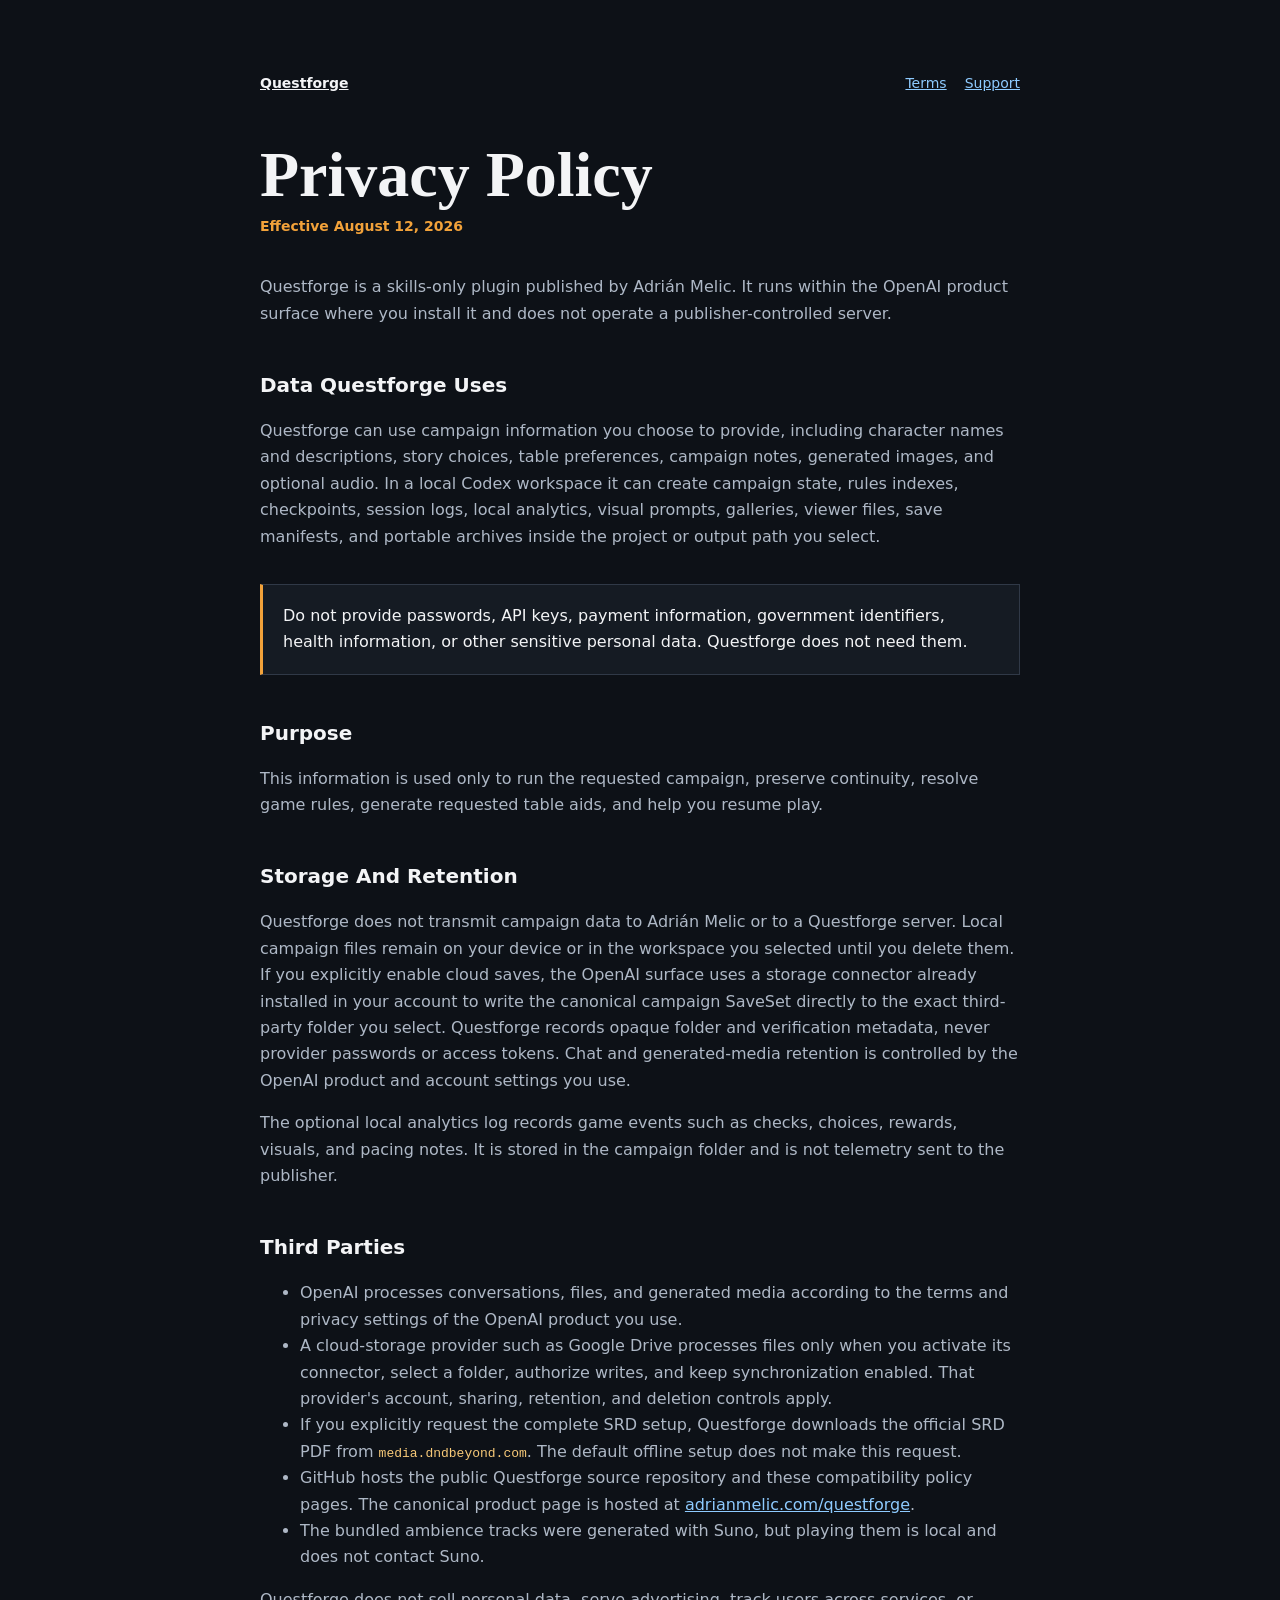
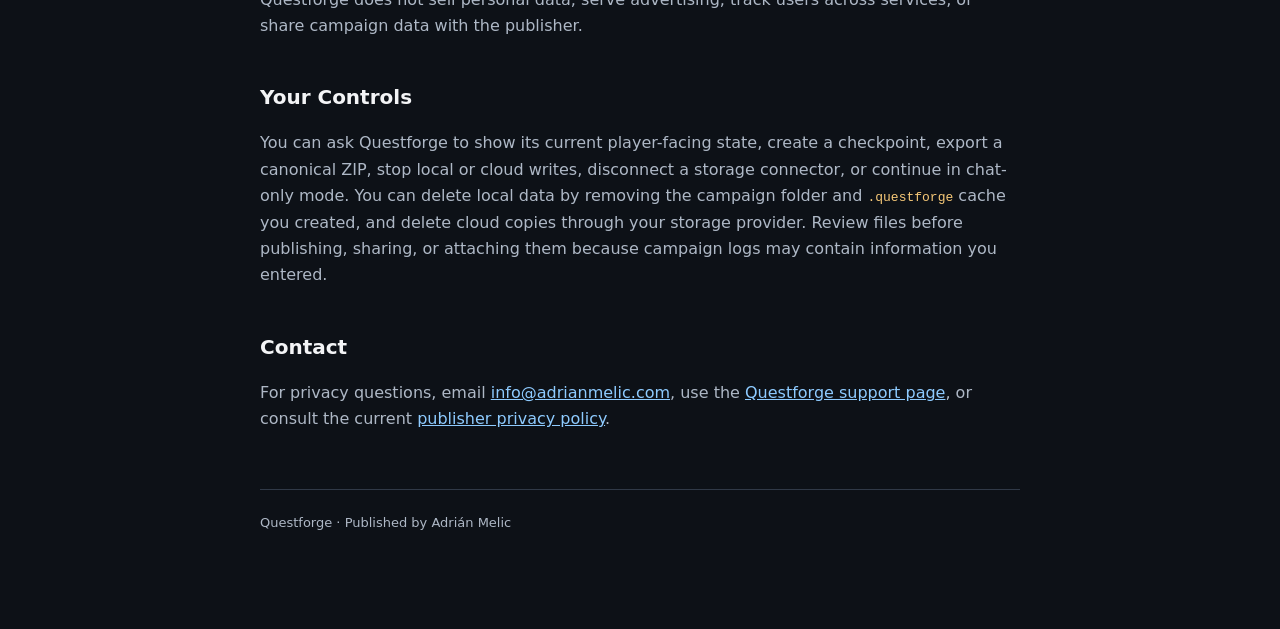
<file: docs/privacy.html>
<!doctype html>
<html lang="en">
  <head>
    <meta charset="utf-8" />
    <meta name="viewport" content="width=device-width, initial-scale=1" />
    <title>Privacy Policy · Questforge</title>
    <meta name="description" content="Questforge privacy policy." />
    <link rel="icon" href="data:," />
    <link rel="stylesheet" href="legal.css" />
  </head>
  <body>
    <main>
      <nav><a href="index.html">Questforge</a><a href="terms.html">Terms</a><a href="support.html">Support</a></nav>
      <h1>Privacy Policy</h1>
      <p class="effective">Effective August 12, 2026</p>
      <p>Questforge is a skills-only plugin published by Adrián Melic. It runs within the OpenAI product surface where you install it and does not operate a publisher-controlled server.</p>
      <h2>Data Questforge Uses</h2>
      <p>Questforge can use campaign information you choose to provide, including character names and descriptions, story choices, table preferences, campaign notes, generated images, and optional audio. In a local Codex workspace it can create campaign state, rules indexes, checkpoints, session logs, local analytics, visual prompts, galleries, viewer files, save manifests, and portable archives inside the project or output path you select.</p>
      <div class="notice">Do not provide passwords, API keys, payment information, government identifiers, health information, or other sensitive personal data. Questforge does not need them.</div>
      <h2>Purpose</h2>
      <p>This information is used only to run the requested campaign, preserve continuity, resolve game rules, generate requested table aids, and help you resume play.</p>
      <h2>Storage And Retention</h2>
      <p>Questforge does not transmit campaign data to Adrián Melic or to a Questforge server. Local campaign files remain on your device or in the workspace you selected until you delete them. If you explicitly enable cloud saves, the OpenAI surface uses a storage connector already installed in your account to write the canonical campaign SaveSet directly to the exact third-party folder you select. Questforge records opaque folder and verification metadata, never provider passwords or access tokens. Chat and generated-media retention is controlled by the OpenAI product and account settings you use.</p>
      <p>The optional local analytics log records game events such as checks, choices, rewards, visuals, and pacing notes. It is stored in the campaign folder and is not telemetry sent to the publisher.</p>
      <h2>Third Parties</h2>
      <ul>
        <li>OpenAI processes conversations, files, and generated media according to the terms and privacy settings of the OpenAI product you use.</li>
        <li>A cloud-storage provider such as Google Drive processes files only when you activate its connector, select a folder, authorize writes, and keep synchronization enabled. That provider's account, sharing, retention, and deletion controls apply.</li>
        <li>If you explicitly request the complete SRD setup, Questforge downloads the official SRD PDF from <code>media.dndbeyond.com</code>. The default offline setup does not make this request.</li>
        <li>GitHub hosts the public Questforge source repository and these compatibility policy pages. The canonical product page is hosted at <a href="https://adrianmelic.com/questforge">adrianmelic.com/questforge</a>.</li>
        <li>The bundled ambience tracks were generated with Suno, but playing them is local and does not contact Suno.</li>
      </ul>
      <p>Questforge does not sell personal data, serve advertising, track users across services, or share campaign data with the publisher.</p>
      <h2>Your Controls</h2>
      <p>You can ask Questforge to show its current player-facing state, create a checkpoint, export a canonical ZIP, stop local or cloud writes, disconnect a storage connector, or continue in chat-only mode. You can delete local data by removing the campaign folder and <code>.questforge</code> cache you created, and delete cloud copies through your storage provider. Review files before publishing, sharing, or attaching them because campaign logs may contain information you entered.</p>
      <h2>Contact</h2>
      <p>For privacy questions, email <a href="mailto:info@adrianmelic.com">info@adrianmelic.com</a>, use the <a href="support.html">Questforge support page</a>, or consult the current <a href="https://adrianmelic.com/privacy-policy">publisher privacy policy</a>.</p>
      <footer>Questforge · Published by Adrián Melic</footer>
    </main>
  </body>
</html>
</file>
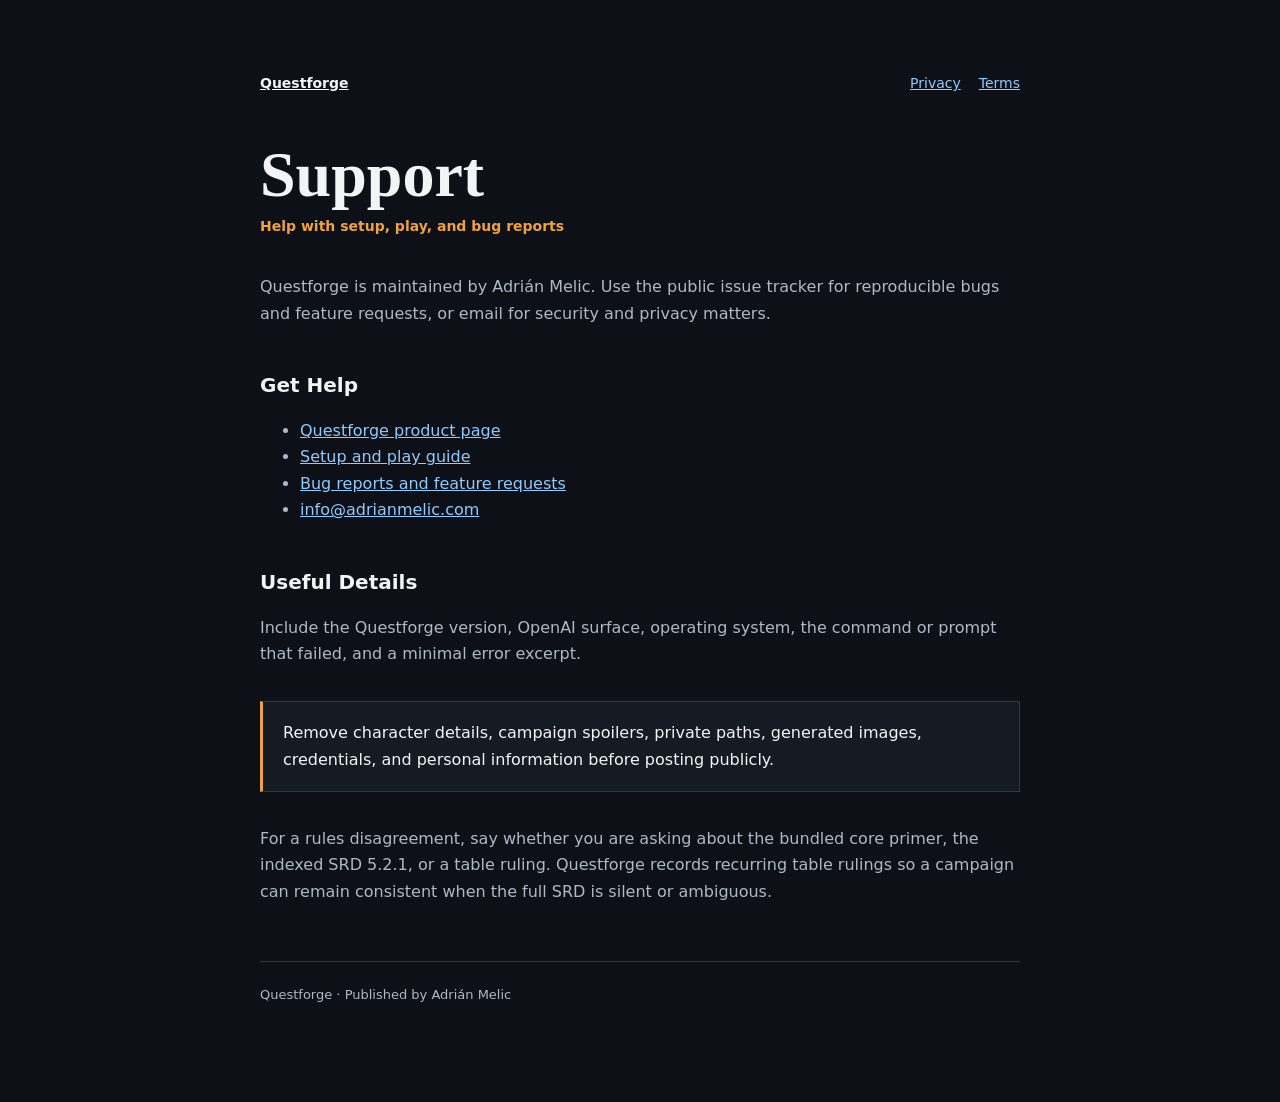
<file: docs/support.html>
<!doctype html>
<html lang="en">
  <head>
    <meta charset="utf-8" />
    <meta name="viewport" content="width=device-width, initial-scale=1" />
    <title>Support · Questforge</title>
    <meta name="description" content="Questforge support and bug reporting." />
    <link rel="icon" href="data:," />
    <link rel="stylesheet" href="legal.css" />
  </head>
  <body>
    <main>
      <nav><a href="index.html">Questforge</a><a href="privacy.html">Privacy</a><a href="terms.html">Terms</a></nav>
      <h1>Support</h1>
      <p class="effective">Help with setup, play, and bug reports</p>
      <p>Questforge is maintained by Adrián Melic. Use the public issue tracker for reproducible bugs and feature requests, or email for security and privacy matters.</p>
      <h2>Get Help</h2>
      <ul>
        <li><a href="https://adrianmelic.com/questforge">Questforge product page</a></li>
        <li><a href="https://github.com/adrianmelic/codex-questforge#start-playing">Setup and play guide</a></li>
        <li><a href="https://github.com/adrianmelic/codex-questforge/issues">Bug reports and feature requests</a></li>
        <li><a href="mailto:info@adrianmelic.com">info@adrianmelic.com</a></li>
      </ul>
      <h2>Useful Details</h2>
      <p>Include the Questforge version, OpenAI surface, operating system, the command or prompt that failed, and a minimal error excerpt.</p>
      <div class="notice">Remove character details, campaign spoilers, private paths, generated images, credentials, and personal information before posting publicly.</div>
      <p>For a rules disagreement, say whether you are asking about the bundled core primer, the indexed SRD 5.2.1, or a table ruling. Questforge records recurring table rulings so a campaign can remain consistent when the full SRD is silent or ambiguous.</p>
      <footer>Questforge · Published by Adrián Melic</footer>
    </main>
  </body>
</html>
</file>
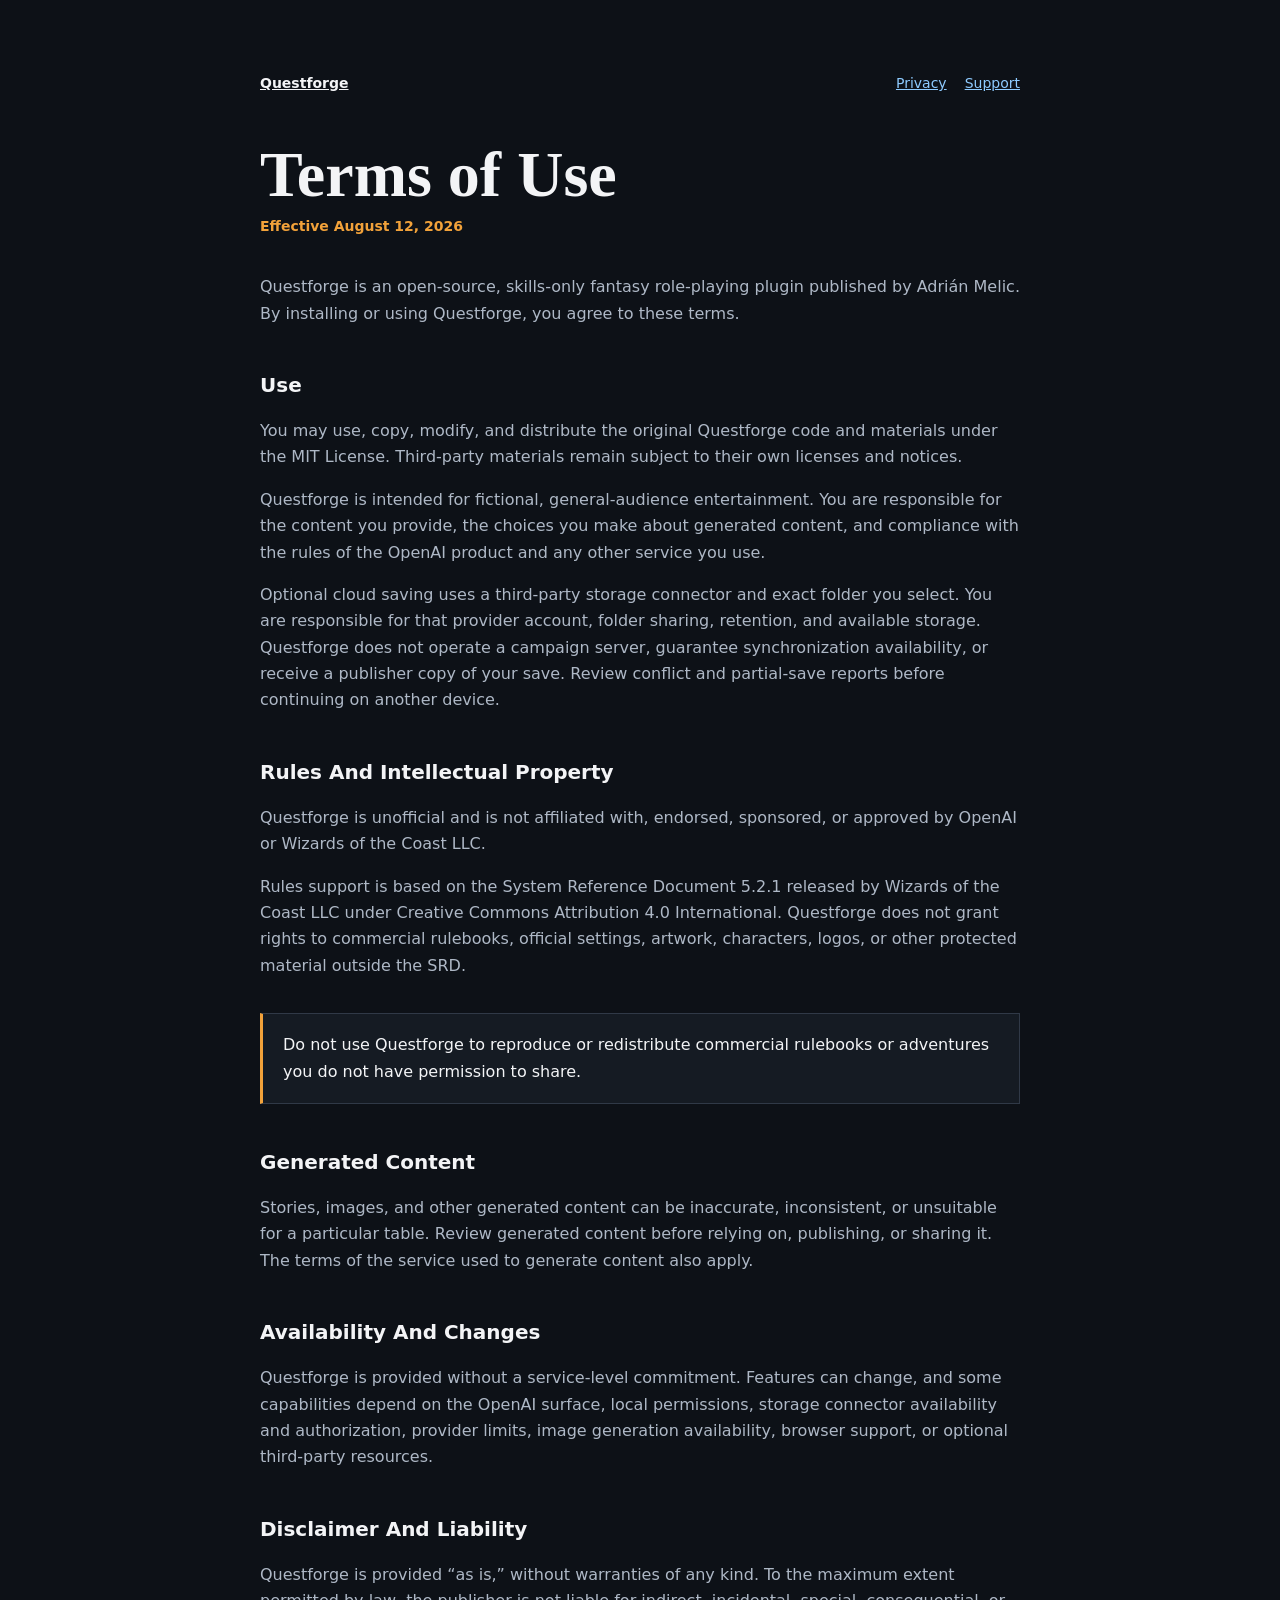
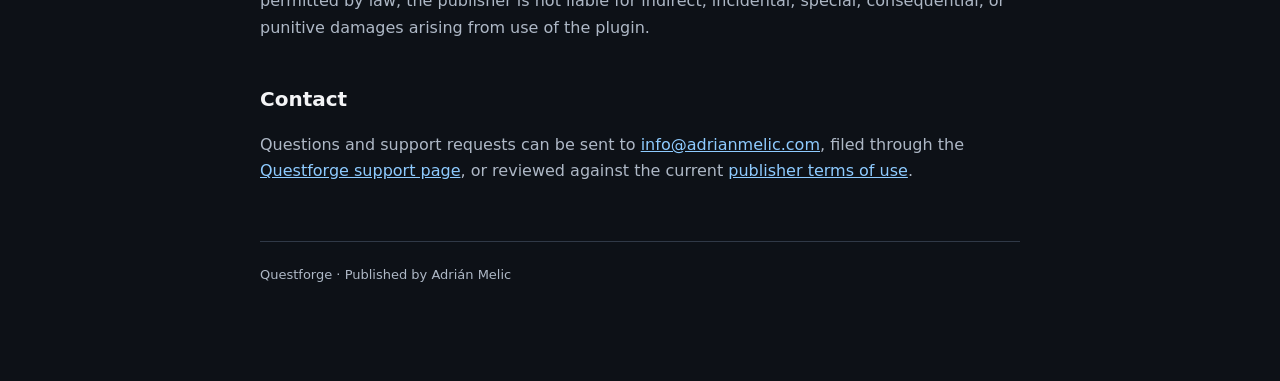
<file: docs/terms.html>
<!doctype html>
<html lang="en">
  <head>
    <meta charset="utf-8" />
    <meta name="viewport" content="width=device-width, initial-scale=1" />
    <title>Terms of Use · Questforge</title>
    <meta name="description" content="Questforge terms of use." />
    <link rel="icon" href="data:," />
    <link rel="stylesheet" href="legal.css" />
  </head>
  <body>
    <main>
      <nav><a href="index.html">Questforge</a><a href="privacy.html">Privacy</a><a href="support.html">Support</a></nav>
      <h1>Terms of Use</h1>
      <p class="effective">Effective August 12, 2026</p>
      <p>Questforge is an open-source, skills-only fantasy role-playing plugin published by Adrián Melic. By installing or using Questforge, you agree to these terms.</p>
      <h2>Use</h2>
      <p>You may use, copy, modify, and distribute the original Questforge code and materials under the MIT License. Third-party materials remain subject to their own licenses and notices.</p>
      <p>Questforge is intended for fictional, general-audience entertainment. You are responsible for the content you provide, the choices you make about generated content, and compliance with the rules of the OpenAI product and any other service you use.</p>
      <p>Optional cloud saving uses a third-party storage connector and exact folder you select. You are responsible for that provider account, folder sharing, retention, and available storage. Questforge does not operate a campaign server, guarantee synchronization availability, or receive a publisher copy of your save. Review conflict and partial-save reports before continuing on another device.</p>
      <h2>Rules And Intellectual Property</h2>
      <p>Questforge is unofficial and is not affiliated with, endorsed, sponsored, or approved by OpenAI or Wizards of the Coast LLC.</p>
      <p>Rules support is based on the System Reference Document 5.2.1 released by Wizards of the Coast LLC under Creative Commons Attribution 4.0 International. Questforge does not grant rights to commercial rulebooks, official settings, artwork, characters, logos, or other protected material outside the SRD.</p>
      <div class="notice">Do not use Questforge to reproduce or redistribute commercial rulebooks or adventures you do not have permission to share.</div>
      <h2>Generated Content</h2>
      <p>Stories, images, and other generated content can be inaccurate, inconsistent, or unsuitable for a particular table. Review generated content before relying on, publishing, or sharing it. The terms of the service used to generate content also apply.</p>
      <h2>Availability And Changes</h2>
      <p>Questforge is provided without a service-level commitment. Features can change, and some capabilities depend on the OpenAI surface, local permissions, storage connector availability and authorization, provider limits, image generation availability, browser support, or optional third-party resources.</p>
      <h2>Disclaimer And Liability</h2>
      <p>Questforge is provided “as is,” without warranties of any kind. To the maximum extent permitted by law, the publisher is not liable for indirect, incidental, special, consequential, or punitive damages arising from use of the plugin.</p>
      <h2>Contact</h2>
      <p>Questions and support requests can be sent to <a href="mailto:info@adrianmelic.com">info@adrianmelic.com</a>, filed through the <a href="support.html">Questforge support page</a>, or reviewed against the current <a href="https://adrianmelic.com/terms-of-service">publisher terms of use</a>.</p>
      <footer>Questforge · Published by Adrián Melic</footer>
    </main>
  </body>
</html>
</file>
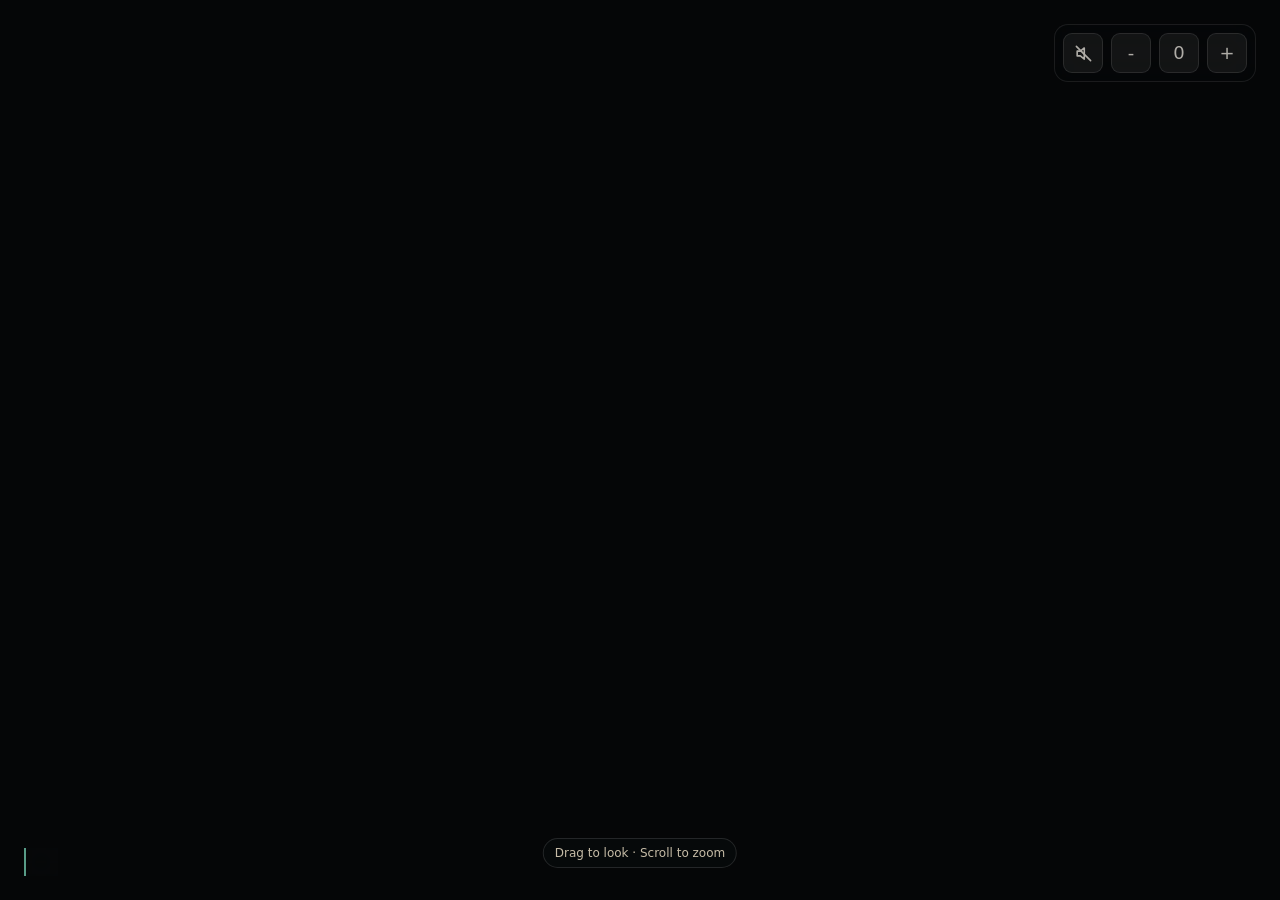
<file: templates/panorama-viewer.html>
<!doctype html>
<html lang="en">
<head>
  <meta charset="utf-8">
  <meta name="viewport" content="width=device-width, initial-scale=1">
  <title>__TITLE_TEXT__</title>
  <style>
    :root {
      color-scheme: dark;
      --surface: rgba(8, 10, 12, 0.52);
      --surface-strong: rgba(8, 10, 12, 0.82);
      --text: #f3efe6;
      --muted: #c6bca7;
      --accent: #78d7ba;
      --danger: #ffb267;
    }

    * {
      box-sizing: border-box;
    }

    html,
    body {
      width: 100%;
      height: 100%;
      margin: 0;
      overflow: hidden;
      background: #050607;
      color: var(--text);
      font-family:
        Inter, ui-sans-serif, system-ui, -apple-system, BlinkMacSystemFont,
        "Segoe UI", sans-serif;
      letter-spacing: 0;
    }

    body {
      touch-action: none;
      user-select: none;
    }

    #viewer {
      position: fixed;
      inset: 0;
      width: 100vw;
      height: 100svh;
      display: block;
      cursor: grab;
    }

    #flat-viewer {
      position: fixed;
      inset: 0;
      display: none;
      width: 100vw;
      height: 100svh;
      background-color: #050607;
      background-position: 50% 50%;
      background-repeat: repeat-x;
      background-size: auto 100%;
      cursor: grab;
    }

    #viewer:active {
      cursor: grabbing;
    }

    #flat-viewer:active {
      cursor: grabbing;
    }

    .hud {
      position: fixed;
      left: clamp(14px, 2vw, 24px);
      right: clamp(14px, 2vw, 24px);
      bottom: clamp(14px, 2vw, 24px);
      display: flex;
      align-items: flex-end;
      justify-content: space-between;
      gap: 16px;
      pointer-events: none;
    }

    .narration {
      max-width: min(760px, calc(100vw - 180px));
      padding: 14px 16px;
      border-left: 2px solid rgba(120, 215, 186, 0.72);
      background: var(--surface);
      backdrop-filter: blur(16px);
    }

    .narration p {
      margin: 0;
      font-size: clamp(15px, 1.7vw, 21px);
      line-height: 1.35;
      font-weight: 520;
      text-shadow: 0 1px 12px rgba(0, 0, 0, 0.92);
    }

    .controls {
      position: fixed;
      top: clamp(14px, 2vw, 24px);
      right: clamp(14px, 2vw, 24px);
      display: grid;
      grid-template-columns: repeat(4, 40px);
      gap: 8px;
      padding: 8px;
      border: 1px solid rgba(255, 255, 255, 0.12);
      border-radius: 14px;
      background: var(--surface);
      backdrop-filter: blur(16px);
      pointer-events: auto;
      opacity: 0.72;
      transition: opacity 160ms ease;
    }

    .controls[data-audio="off"] {
      grid-template-columns: repeat(3, 40px);
    }

    .controls:hover,
    .controls:focus-within {
      opacity: 1;
    }

    button {
      width: 40px;
      height: 40px;
      border: 1px solid rgba(255, 255, 255, 0.14);
      border-radius: 9px;
      background: rgba(255, 255, 255, 0.08);
      color: var(--text);
      font: inherit;
      font-size: 18px;
      line-height: 1;
      cursor: pointer;
    }

    button:hover {
      border-color: rgba(120, 215, 186, 0.72);
      color: var(--accent);
    }

    button:focus-visible {
      outline: 2px solid var(--accent);
      outline-offset: 2px;
    }

    button svg {
      width: 19px;
      height: 19px;
      fill: none;
      stroke: currentColor;
      stroke-linecap: round;
      stroke-linejoin: round;
      stroke-width: 2;
      vertical-align: middle;
    }

    .audio-toggle[aria-pressed="true"] {
      border-color: rgba(120, 215, 186, 0.72);
      color: var(--accent);
    }

    .audio-toggle[aria-pressed="false"] .sound-wave {
      display: none;
    }

    .audio-toggle[aria-pressed="true"] .mute-slash {
      display: none;
    }

    .status {
      position: fixed;
      left: clamp(14px, 2vw, 24px);
      top: clamp(14px, 2vw, 24px);
      max-width: min(560px, calc(100vw - 28px));
      padding: 10px 12px;
      border: 1px solid rgba(255, 255, 255, 0.12);
      background: var(--surface-strong);
      color: var(--muted);
      font-size: 12px;
      line-height: 1.35;
      pointer-events: none;
      opacity: 0;
    }

    .status[data-state="error"] {
      color: var(--danger);
      opacity: 1;
    }

    .interaction-hint {
      position: fixed;
      left: 50%;
      bottom: clamp(18px, 3vw, 32px);
      margin: 0;
      padding: 8px 11px;
      border: 1px solid rgba(255, 255, 255, 0.12);
      border-radius: 999px;
      background: var(--surface-strong);
      color: var(--muted);
      font-size: 12px;
      line-height: 1;
      pointer-events: none;
      transform: translateX(-50%);
      transition: opacity 220ms ease;
    }

    .interaction-hint[data-hidden="true"] {
      opacity: 0;
    }

    #fallback {
      position: fixed;
      inset: 0;
      display: none;
      width: 100vw;
      height: 100svh;
      object-fit: contain;
      background: #050607;
    }

    @media (max-width: 720px) {
      .hud {
        align-items: stretch;
      }

      .narration {
        max-width: calc(100vw - 28px);
        padding: 12px 14px;
      }

      .controls {
        grid-template-columns: repeat(4, 36px);
      }

      .controls[data-audio="off"] {
        grid-template-columns: repeat(3, 36px);
      }

      button {
        width: 36px;
        height: 36px;
      }
    }

    @media (prefers-reduced-motion: reduce) {
      .controls,
      .interaction-hint {
        transition: none;
      }
    }
  </style>
</head>
<body>
  <div id="flat-viewer" aria-label="Questforge 360 panorama fallback viewer"></div>
  <canvas id="viewer" aria-label="Questforge 360 panorama viewer"></canvas>
  <img id="fallback" alt="">
  <div class="hud">
    <section class="narration" aria-live="polite">
      <p id="narration"></p>
    </section>
    <nav class="controls" id="controls" aria-label="Viewer controls">
      <button
        class="audio-toggle"
        id="audio-toggle"
        type="button"
        title="Play ambience"
        aria-label="Play ambience"
        aria-pressed="false"
      >
        <svg viewBox="0 0 24 24" aria-hidden="true">
          <path d="M4 9v6h4l5 4V5L8 9H4Z"></path>
          <path class="sound-wave" d="M16 9.5a4 4 0 0 1 0 5"></path>
          <path class="sound-wave" d="M18.5 7a7.5 7.5 0 0 1 0 10"></path>
          <path class="mute-slash" d="M3 3l18 18"></path>
        </svg>
      </button>
      <button id="zoom-out" type="button" title="Zoom out">-</button>
      <button id="reset" type="button" title="Reset view">0</button>
      <button id="zoom-in" type="button" title="Zoom in">+</button>
    </nav>
  </div>
  <p class="interaction-hint" id="interaction-hint">
    Drag to look · Scroll to zoom
  </p>
  <p class="status" id="status">Loading panorama.</p>
  <audio id="ambient-audio" loop preload="auto"></audio>

  <script>
    const VIEWER_TITLE = __TITLE_JSON__;
    const VIEWER_NARRATION = __NARRATION_JSON__;
    const INITIAL_ZOOM_LEVEL = __INITIAL_ZOOM_LEVEL_JSON__;
    const IMAGE_DATA_URI = __IMAGE_DATA_URI_JSON__;
    const AUDIO_DATA_URI = __AUDIO_DATA_URI_JSON__;
    const AUDIO_TITLE = __AUDIO_TITLE_JSON__;
    const AUDIO_VOLUME = __AUDIO_VOLUME_JSON__;
    const AUDIO_STORAGE_KEY = "questforgeAmbientAudioEnabled";

    const canvas = document.getElementById("viewer");
    const flatViewer = document.getElementById("flat-viewer");
    const fallback = document.getElementById("fallback");
    const controls = document.getElementById("controls");
    const narration = document.getElementById("narration");
    const interactionHint = document.getElementById("interaction-hint");
    const status = document.getElementById("status");
    const ambientAudio = document.getElementById("ambient-audio");
    const audioToggle = document.getElementById("audio-toggle");
    const zoomOut = document.getElementById("zoom-out");
    const zoomIn = document.getElementById("zoom-in");
    const reset = document.getElementById("reset");

    document.title = VIEWER_TITLE;
    narration.textContent = VIEWER_NARRATION || VIEWER_TITLE;

    const clamp = (value, minimum, maximum) =>
      Math.min(maximum, Math.max(minimum, value));
    const MIN_FOV = Math.PI / 6;
    const MAX_FOV = Math.PI * 0.53;
    const MIN_ZOOM_LEVEL = 1;
    const MAX_ZOOM_LEVEL = 22;
    const INITIAL_FOV = zoomLevelToFov(INITIAL_ZOOM_LEVEL);
    const INITIAL_FLAT_ZOOM = zoomLevelToFlatZoom(INITIAL_ZOOM_LEVEL);
    const reducedMotion = window.matchMedia(
      "(prefers-reduced-motion: reduce)",
    );

    const state = {
      yaw: 0,
      pitch: 0,
      fov: INITIAL_FOV,
      targetFov: INITIAL_FOV,
      dragging: false,
      lastX: 0,
      lastY: 0,
      lastPointerTime: 0,
      velocityYaw: 0,
      velocityPitch: 0,
      animationFrame: 0,
      lastAnimationTime: 0,
      ready: false,
    };

    const flatState = {
      x: 50,
      y: 50,
      zoom: INITIAL_FLAT_ZOOM,
      dragging: false,
      lastX: 0,
      lastY: 0,
      installed: false,
    };
    let audioResumeListenersInstalled = false;

    configureAmbientAudio();

    const gl = canvas.getContext("webgl", {
      antialias: false,
      alpha: false,
      preserveDrawingBuffer: true,
    });

    if (!gl) {
      useFallback("WebGL is unavailable in this browser.");
    } else {
      initialize();
    }

    function initialize() {
      const program = createProgram(vertexShaderSource(), fragmentShaderSource());
      const positionLocation = gl.getAttribLocation(program, "a_position");
      const yawLocation = gl.getUniformLocation(program, "u_yaw");
      const pitchLocation = gl.getUniformLocation(program, "u_pitch");
      const fovLocation = gl.getUniformLocation(program, "u_fov");
      const aspectLocation = gl.getUniformLocation(program, "u_aspect");
      const textureLocation = gl.getUniformLocation(program, "u_texture");

      const buffer = gl.createBuffer();
      gl.bindBuffer(gl.ARRAY_BUFFER, buffer);
      gl.bufferData(
        gl.ARRAY_BUFFER,
        new Float32Array([-1, -1, 1, -1, -1, 1, -1, 1, 1, -1, 1, 1]),
        gl.STATIC_DRAW,
      );

      const texture = gl.createTexture();
      gl.bindTexture(gl.TEXTURE_2D, texture);
      gl.texParameteri(gl.TEXTURE_2D, gl.TEXTURE_WRAP_S, gl.CLAMP_TO_EDGE);
      gl.texParameteri(gl.TEXTURE_2D, gl.TEXTURE_WRAP_T, gl.CLAMP_TO_EDGE);
      gl.texParameteri(gl.TEXTURE_2D, gl.TEXTURE_MIN_FILTER, gl.LINEAR);
      gl.texParameteri(gl.TEXTURE_2D, gl.TEXTURE_MAG_FILTER, gl.LINEAR);

      const image = new Image();
      image.onload = () => {
        gl.bindTexture(gl.TEXTURE_2D, texture);
        gl.pixelStorei(gl.UNPACK_FLIP_Y_WEBGL, false);
        gl.texImage2D(
          gl.TEXTURE_2D,
          0,
          gl.RGBA,
          gl.RGBA,
          gl.UNSIGNED_BYTE,
          image,
        );
        state.ready = true;
        status.textContent = "Ready";
        render();
      };
      image.onerror = () => useFallback("Unable to load panorama image.");
      image.src = IMAGE_DATA_URI;

      window.addEventListener("resize", render);
      canvas.addEventListener("pointerdown", onPointerDown);
      canvas.addEventListener("pointermove", onPointerMove);
      canvas.addEventListener("pointerup", onPointerUp);
      canvas.addEventListener("pointercancel", onPointerUp);
      canvas.addEventListener("wheel", onWheel, { passive: false });
      window.addEventListener("keydown", onKeyDown);

      zoomOut.addEventListener("click", () => changeFov(0.12));
      zoomIn.addEventListener("click", () => changeFov(-0.12));
      reset.addEventListener("click", resetView);

      function render() {
        if (!state.ready) {
          return;
        }
        resizeCanvas();
        gl.useProgram(program);
        gl.bindBuffer(gl.ARRAY_BUFFER, buffer);
        gl.enableVertexAttribArray(positionLocation);
        gl.vertexAttribPointer(positionLocation, 2, gl.FLOAT, false, 0, 0);
        gl.activeTexture(gl.TEXTURE0);
        gl.bindTexture(gl.TEXTURE_2D, texture);
        gl.uniform1i(textureLocation, 0);
        gl.uniform1f(yawLocation, state.yaw);
        gl.uniform1f(pitchLocation, state.pitch);
        gl.uniform1f(fovLocation, state.fov);
        gl.uniform1f(aspectLocation, canvas.width / canvas.height);
        gl.drawArrays(gl.TRIANGLES, 0, 6);
      }

      function onPointerDown(event) {
        stopMotion();
        hideInteractionHint();
        state.dragging = true;
        state.lastX = event.clientX;
        state.lastY = event.clientY;
        state.lastPointerTime = event.timeStamp;
        canvas.setPointerCapture(event.pointerId);
      }

      function onPointerMove(event) {
        if (!state.dragging) {
          return;
        }
        const deltaX = event.clientX - state.lastX;
        const deltaY = event.clientY - state.lastY;
        const elapsed = clamp(
          event.timeStamp - state.lastPointerTime,
          8,
          40,
        );
        const radiansPerPixel = (
          state.fov / Math.max(canvas.clientHeight, 320)
        ) * 1.15;
        const yawDelta = deltaX * radiansPerPixel;
        const pitchDelta = deltaY * radiansPerPixel;
        state.lastX = event.clientX;
        state.lastY = event.clientY;
        state.lastPointerTime = event.timeStamp;
        state.yaw += yawDelta;
        state.pitch = clamp(
          state.pitch + pitchDelta,
          -1.48,
          1.48,
        );
        state.velocityYaw = yawDelta / elapsed;
        state.velocityPitch = pitchDelta / elapsed;
        render();
      }

      function onPointerUp(event) {
        if (event.timeStamp - state.lastPointerTime > 100) {
          state.velocityYaw = 0;
          state.velocityPitch = 0;
        }
        state.dragging = false;
        if (canvas.hasPointerCapture(event.pointerId)) {
          canvas.releasePointerCapture(event.pointerId);
        }
        startMotion();
      }

      function onWheel(event) {
        event.preventDefault();
        hideInteractionHint();
        changeFov(event.deltaY > 0 ? 0.08 : -0.08);
      }

      function onKeyDown(event) {
        const step = 0.08;
        hideInteractionHint();
        if (event.key === "ArrowLeft") state.yaw -= step;
        if (event.key === "ArrowRight") state.yaw += step;
        if (event.key === "ArrowUp") state.pitch = clamp(state.pitch + step, -1.48, 1.48);
        if (event.key === "ArrowDown") state.pitch = clamp(state.pitch - step, -1.48, 1.48);
        if (event.key === "+") changeFov(-0.08);
        if (event.key === "-") changeFov(0.08);
        if (event.key === "0") resetView();
        render();
      }

      function changeFov(delta) {
        state.targetFov = clamp(
          state.targetFov + delta,
          MIN_FOV,
          MAX_FOV,
        );
        startMotion();
      }

      function resetView() {
        stopMotion();
        state.yaw = 0;
        state.pitch = 0;
        state.fov = INITIAL_FOV;
        state.targetFov = INITIAL_FOV;
        render();
      }

      function startMotion() {
        if (!state.ready || state.animationFrame) {
          return;
        }
        state.animationFrame = window.requestAnimationFrame(animateMotion);
      }

      function stopMotion() {
        if (state.animationFrame) {
          window.cancelAnimationFrame(state.animationFrame);
        }
        state.animationFrame = 0;
        state.lastAnimationTime = 0;
        state.velocityYaw = 0;
        state.velocityPitch = 0;
        state.targetFov = state.fov;
      }

      function animateMotion(timestamp) {
        state.animationFrame = 0;
        if (state.dragging) {
          return;
        }
        const elapsed = state.lastAnimationTime
          ? clamp(timestamp - state.lastAnimationTime, 1, 32)
          : 16.67;
        state.lastAnimationTime = timestamp;

        if (reducedMotion.matches) {
          state.velocityYaw = 0;
          state.velocityPitch = 0;
          state.fov = state.targetFov;
        } else {
          state.yaw += state.velocityYaw * elapsed;
          const nextPitch = clamp(
            state.pitch + state.velocityPitch * elapsed,
            -1.48,
            1.48,
          );
          if (nextPitch === -1.48 || nextPitch === 1.48) {
            state.velocityPitch = 0;
          }
          state.pitch = nextPitch;
          const damping = Math.pow(0.9, elapsed / 16.67);
          state.velocityYaw *= damping;
          state.velocityPitch *= damping;
          const zoomProgress = 1 - Math.exp(-elapsed * 0.022);
          state.fov += (state.targetFov - state.fov) * zoomProgress;
        }

        render();
        const moving = (
          Math.abs(state.velocityYaw) > 0.00001
          || Math.abs(state.velocityPitch) > 0.00001
          || Math.abs(state.targetFov - state.fov) > 0.0001
        );
        if (moving) {
          state.animationFrame = window.requestAnimationFrame(animateMotion);
        } else {
          state.velocityYaw = 0;
          state.velocityPitch = 0;
          state.fov = state.targetFov;
          state.lastAnimationTime = 0;
        }
      }
    }

    function activateFlatViewer(message) {
      canvas.style.display = "none";
      fallback.style.display = "none";
      flatViewer.style.display = "block";
      flatViewer.style.backgroundImage = `url("${IMAGE_DATA_URI}")`;
      status.textContent = message;
      status.dataset.state = "fallback";
      renderFlatViewer();
      installFlatViewerInteractions();
    }

    function installFlatViewerInteractions() {
      if (flatState.installed) {
        return;
      }
      flatState.installed = true;
      flatViewer.addEventListener("pointerdown", (event) => {
        flatState.dragging = true;
        flatState.lastX = event.clientX;
        flatState.lastY = event.clientY;
        hideInteractionHint();
        flatViewer.setPointerCapture(event.pointerId);
      });
      flatViewer.addEventListener("pointermove", (event) => {
        if (!flatState.dragging) {
          return;
        }
        const deltaX = event.clientX - flatState.lastX;
        const deltaY = event.clientY - flatState.lastY;
        flatState.lastX = event.clientX;
        flatState.lastY = event.clientY;
        flatState.x = ((flatState.x + deltaX * 0.08) % 100 + 100) % 100;
        flatState.y = clamp(flatState.y + deltaY * 0.08, 12, 88);
        renderFlatViewer();
      });
      flatViewer.addEventListener("pointerup", (event) => {
        flatState.dragging = false;
        if (flatViewer.hasPointerCapture(event.pointerId)) {
          flatViewer.releasePointerCapture(event.pointerId);
        }
      });
      flatViewer.addEventListener("pointercancel", () => {
        flatState.dragging = false;
      });
      flatViewer.addEventListener("wheel", (event) => {
        event.preventDefault();
        hideInteractionHint();
        flatState.zoom = clamp(
          flatState.zoom + (event.deltaY > 0 ? -0.08 : 0.08),
          0.7,
          2.4,
        );
        renderFlatViewer();
      }, { passive: false });
      zoomOut.addEventListener("click", () => {
        flatState.zoom = clamp(flatState.zoom - 0.12, 0.7, 2.4);
        renderFlatViewer();
      });
      zoomIn.addEventListener("click", () => {
        flatState.zoom = clamp(flatState.zoom + 0.12, 0.7, 2.4);
        renderFlatViewer();
      });
      reset.addEventListener("click", () => {
        flatState.x = 50;
        flatState.y = 50;
        flatState.zoom = INITIAL_FLAT_ZOOM;
        renderFlatViewer();
      });
    }

    function renderFlatViewer() {
      flatViewer.style.backgroundPosition = `${flatState.x}% ${flatState.y}%`;
      flatViewer.style.backgroundSize = `auto ${100 * flatState.zoom}%`;
    }

    function hideInteractionHint() {
      interactionHint.dataset.hidden = "true";
    }

    function configureAmbientAudio() {
      if (!AUDIO_DATA_URI) {
        controls.dataset.audio = "off";
        audioToggle.hidden = true;
        return;
      }
      controls.dataset.audio = "on";
      ambientAudio.src = AUDIO_DATA_URI;
      ambientAudio.volume = AUDIO_VOLUME;
      updateAudioToggle(audioPreferenceEnabled());
      audioToggle.addEventListener("click", toggleAmbientAudio);
      if (audioPreferenceEnabled()) {
        playAmbientAudio();
        installAudioResumeListeners();
      }
    }

    async function toggleAmbientAudio(event) {
      event.stopPropagation();
      if (ambientAudio.paused) {
        saveAudioPreference(true);
        installAudioResumeListeners();
        await playAmbientAudio();
      } else {
        ambientAudio.pause();
        saveAudioPreference(false);
        updateAudioToggle(false);
      }
    }

    async function playAmbientAudio() {
      if (!AUDIO_DATA_URI) {
        return;
      }
      try {
        await ambientAudio.play();
        updateAudioToggle(true);
      } catch (error) {
        updateAudioToggle(audioPreferenceEnabled());
      }
    }

    function installAudioResumeListeners() {
      if (audioResumeListenersInstalled) {
        return;
      }
      audioResumeListenersInstalled = true;
      const resumeAudio = () => {
        if (audioPreferenceEnabled() && ambientAudio.paused) {
          playAmbientAudio();
        }
      };
      canvas.addEventListener("pointerdown", resumeAudio);
      flatViewer.addEventListener("pointerdown", resumeAudio);
      document.addEventListener("keydown", resumeAudio);
    }

    function updateAudioToggle(isEnabled) {
      audioToggle.setAttribute("aria-pressed", isEnabled ? "true" : "false");
      const action = isEnabled ? "Mute ambience" : "Play ambience";
      const label = AUDIO_TITLE ? `${action}: ${AUDIO_TITLE}` : action;
      audioToggle.title = label;
      audioToggle.setAttribute("aria-label", label);
    }

    function audioPreferenceEnabled() {
      try {
        return localStorage.getItem(AUDIO_STORAGE_KEY) === "true";
      } catch (error) {
        return false;
      }
    }

    function saveAudioPreference(isEnabled) {
      try {
        localStorage.setItem(AUDIO_STORAGE_KEY, isEnabled ? "true" : "false");
      } catch (error) {
        return;
      }
    }

    function zoomLevelToFov(level) {
      const normalized = (clamp(level, MIN_ZOOM_LEVEL, MAX_ZOOM_LEVEL) - 1)
        / (MAX_ZOOM_LEVEL - MIN_ZOOM_LEVEL);
      return MIN_FOV + normalized * (MAX_FOV - MIN_FOV);
    }

    function zoomLevelToFlatZoom(level) {
      const normalized = (clamp(level, MIN_ZOOM_LEVEL, MAX_ZOOM_LEVEL) - 1)
        / (MAX_ZOOM_LEVEL - MIN_ZOOM_LEVEL);
      return 1.45 - normalized * 0.65;
    }

    function resizeCanvas() {
      const ratio = Math.min(window.devicePixelRatio || 1, 2);
      const width = Math.max(1, Math.floor(window.innerWidth * ratio));
      const height = Math.max(1, Math.floor(window.innerHeight * ratio));
      if (canvas.width !== width || canvas.height !== height) {
        canvas.width = width;
        canvas.height = height;
        gl.viewport(0, 0, width, height);
      }
    }

    function createProgram(vertexSource, fragmentSource) {
      const vertexShader = compileShader(gl.VERTEX_SHADER, vertexSource);
      const fragmentShader = compileShader(gl.FRAGMENT_SHADER, fragmentSource);
      const program = gl.createProgram();
      gl.attachShader(program, vertexShader);
      gl.attachShader(program, fragmentShader);
      gl.linkProgram(program);
      if (!gl.getProgramParameter(program, gl.LINK_STATUS)) {
        throw new Error(gl.getProgramInfoLog(program));
      }
      return program;
    }

    function compileShader(type, sourceText) {
      const shader = gl.createShader(type);
      gl.shaderSource(shader, sourceText);
      gl.compileShader(shader);
      if (!gl.getShaderParameter(shader, gl.COMPILE_STATUS)) {
        throw new Error(gl.getShaderInfoLog(shader));
      }
      return shader;
    }

    function vertexShaderSource() {
      return `
        attribute vec2 a_position;
        varying vec2 v_uv;
        void main() {
          v_uv = a_position * 0.5 + 0.5;
          gl_Position = vec4(a_position, 0.0, 1.0);
        }
      `;
    }

    function fragmentShaderSource() {
      return `
        precision highp float;
        uniform sampler2D u_texture;
        uniform float u_yaw;
        uniform float u_pitch;
        uniform float u_fov;
        uniform float u_aspect;
        varying vec2 v_uv;
        const float PI = 3.141592653589793;

        mat3 rotationY(float angle) {
          float s = sin(angle);
          float c = cos(angle);
          return mat3(c, 0.0, -s, 0.0, 1.0, 0.0, s, 0.0, c);
        }

        mat3 rotationX(float angle) {
          float s = sin(angle);
          float c = cos(angle);
          return mat3(1.0, 0.0, 0.0, 0.0, c, -s, 0.0, s, c);
        }

        void main() {
          vec2 xy = v_uv * 2.0 - 1.0;
          xy.x *= u_aspect;
          float focal = 1.0 / tan(u_fov * 0.5);
          vec3 direction = normalize(vec3(xy.x, -xy.y, -focal));
          direction = rotationY(u_yaw) * rotationX(u_pitch) * direction;
          float longitude = atan(direction.x, -direction.z);
          float latitude = asin(clamp(direction.y, -1.0, 1.0));
          vec2 sampleUv = vec2(
            fract(0.5 + longitude / (2.0 * PI)),
            0.5 + latitude / PI
          );
          gl_FragColor = texture2D(u_texture, sampleUv);
        }
      `;
    }

    function useFallback(message) {
      canvas.style.display = "none";
      fallback.style.display = "block";
      fallback.src = IMAGE_DATA_URI;
      status.textContent = message;
      status.dataset.state = "error";
    }
  </script>
</body>
</html>
</file>
<file: docs/legal.css>
:root {
  color-scheme: dark;
  --bg: #0d1117;
  --panel: #151b23;
  --text: #f3f4f6;
  --muted: #aeb8c6;
  --line: #303947;
  --accent: #f2a23a;
}

* {
  box-sizing: border-box;
}

body {
  margin: 0;
  background: var(--bg);
  color: var(--text);
  font-family: Inter, ui-sans-serif, system-ui, -apple-system, BlinkMacSystemFont, "Segoe UI", sans-serif;
  line-height: 1.65;
}

main {
  width: min(760px, calc(100% - 36px));
  margin: 0 auto;
  padding: 72px 0 96px;
}

nav {
  display: flex;
  gap: 18px;
  align-items: center;
  margin-bottom: 48px;
  color: var(--muted);
  font-size: 14px;
}

nav a:first-child {
  color: var(--text);
  font-weight: 700;
  margin-right: auto;
}

a {
  color: #8ecbff;
}

h1 {
  margin: 0 0 8px;
  font-family: Georgia, "Times New Roman", serif;
  font-size: clamp(40px, 8vw, 64px);
  letter-spacing: 0;
  line-height: 1;
}

h2 {
  margin: 42px 0 10px;
  font-size: 20px;
  letter-spacing: 0;
}

p,
li {
  color: var(--muted);
}

.effective {
  margin: 0 0 36px;
  color: var(--accent);
  font-size: 14px;
  font-weight: 700;
}

.notice {
  margin: 34px 0;
  padding: 18px 20px;
  border: 1px solid var(--line);
  border-left: 3px solid var(--accent);
  background: var(--panel);
}

code {
  color: #f7c978;
}

footer {
  margin-top: 56px;
  padding-top: 22px;
  border-top: 1px solid var(--line);
  color: var(--muted);
  font-size: 13px;
}
</file>
